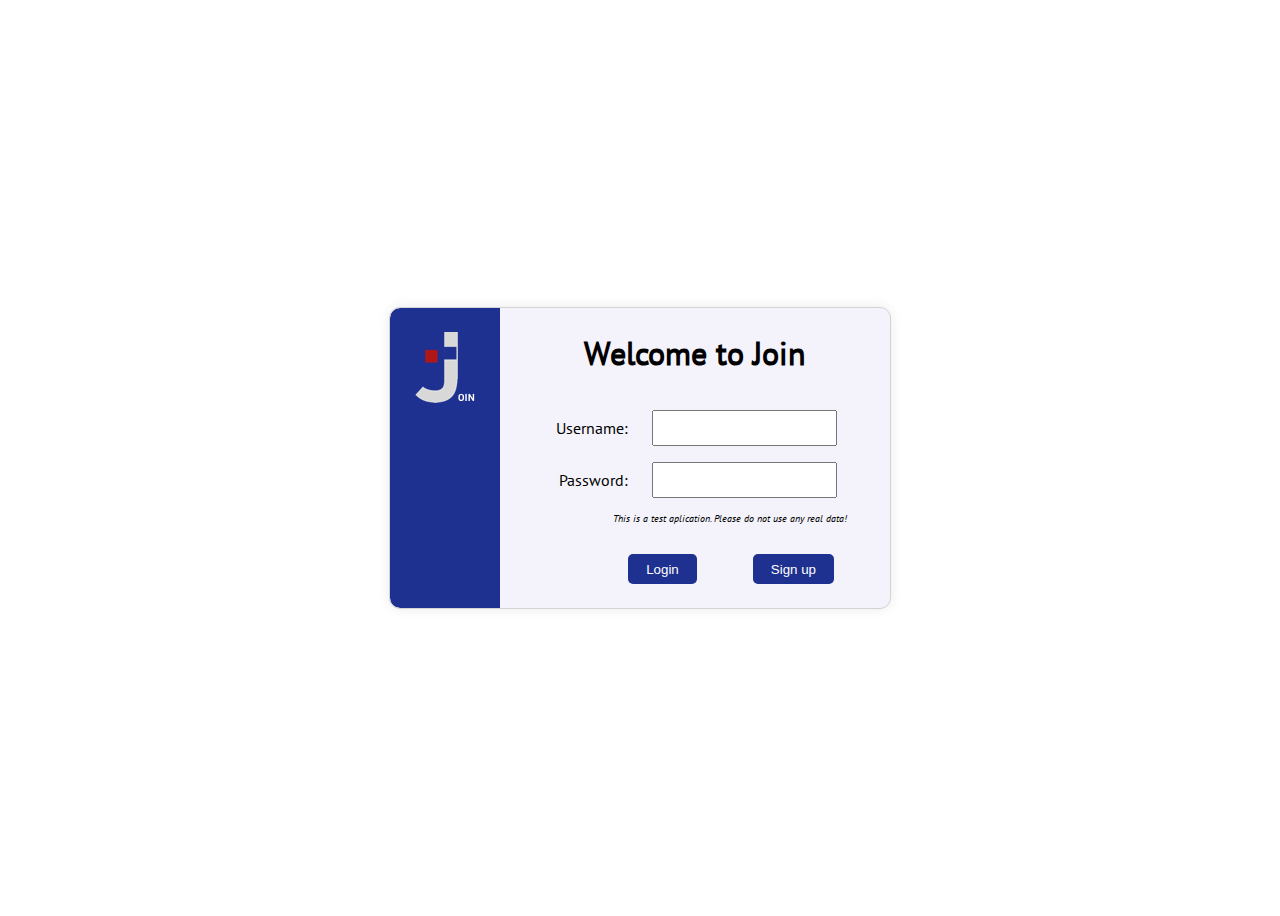
<file: index.html>
<!DOCTYPE html>
<html lang="en">
  <head>
    <meta charset="UTF-8" />
    <meta http-equiv="X-UA-Compatible" content="IE=edge" />
    <meta name="viewport" content="width=device-width, initial-scale=1.0" />
    <title>Welcome to Join</title>

    <script src="scripts/mini_backend.js"></script>
    <script src="scripts/script.js"></script>
    <script src="scripts/welcome.js"></script>

    <link rel="stylesheet" href="./styles/style.css" />
    <link rel="stylesheet" href="./styles/welcome.css" />
    <link
      href="https://cdn.jsdelivr.net/npm/bootstrap@5.2.0-beta1/dist/css/bootstrap.min.css"
      rel="stylesheet"
      integrity="sha384-0evHe/X+R7YkIZDRvuzKMRqM+OrBnVFBL6DOitfPri4tjfHxaWutUpFmBp4vmVor"
      crossorigin="anonymous"
    />

    <link rel="icon" href="img/logo.ico" type="image/x-icon" />
  </head>

  <body onload="initLogin()">
    <div class="welcome-card">
      <div class="welcome-card-left-container">
        <img src="img/joinlogo.png" alt="" />
      </div>
      <div class="welcome-card-right-container">
        <h1>Welcome to Join</h1>
        <div class="user-container">
          <div class="width75">Username:</div>
          <input required type="text" id="user-name" />
        </div>
        <div class="password-container">
          <div class="width75">Password:</div>
          <input
            required
            type="password"
            id="user-password"
            onkeyup="enter()"
          />
        </div>
        <div class="hint-container">
          <span
            >This is a test aplication. Please do not use any real data!</span
          >
        </div>
        <span id="wrong-login-data-container" class="opacity-zero"
          >insert wrong username or password</span
        >
        <div class="button-container">
          <button type="button" onclick="login()" id="login">Login</button>
          <button type="button" onclick="signUp()" id="signUp">Sign up</button>
        </div>
      </div>
    </div>
  </body>
</html>
</file>
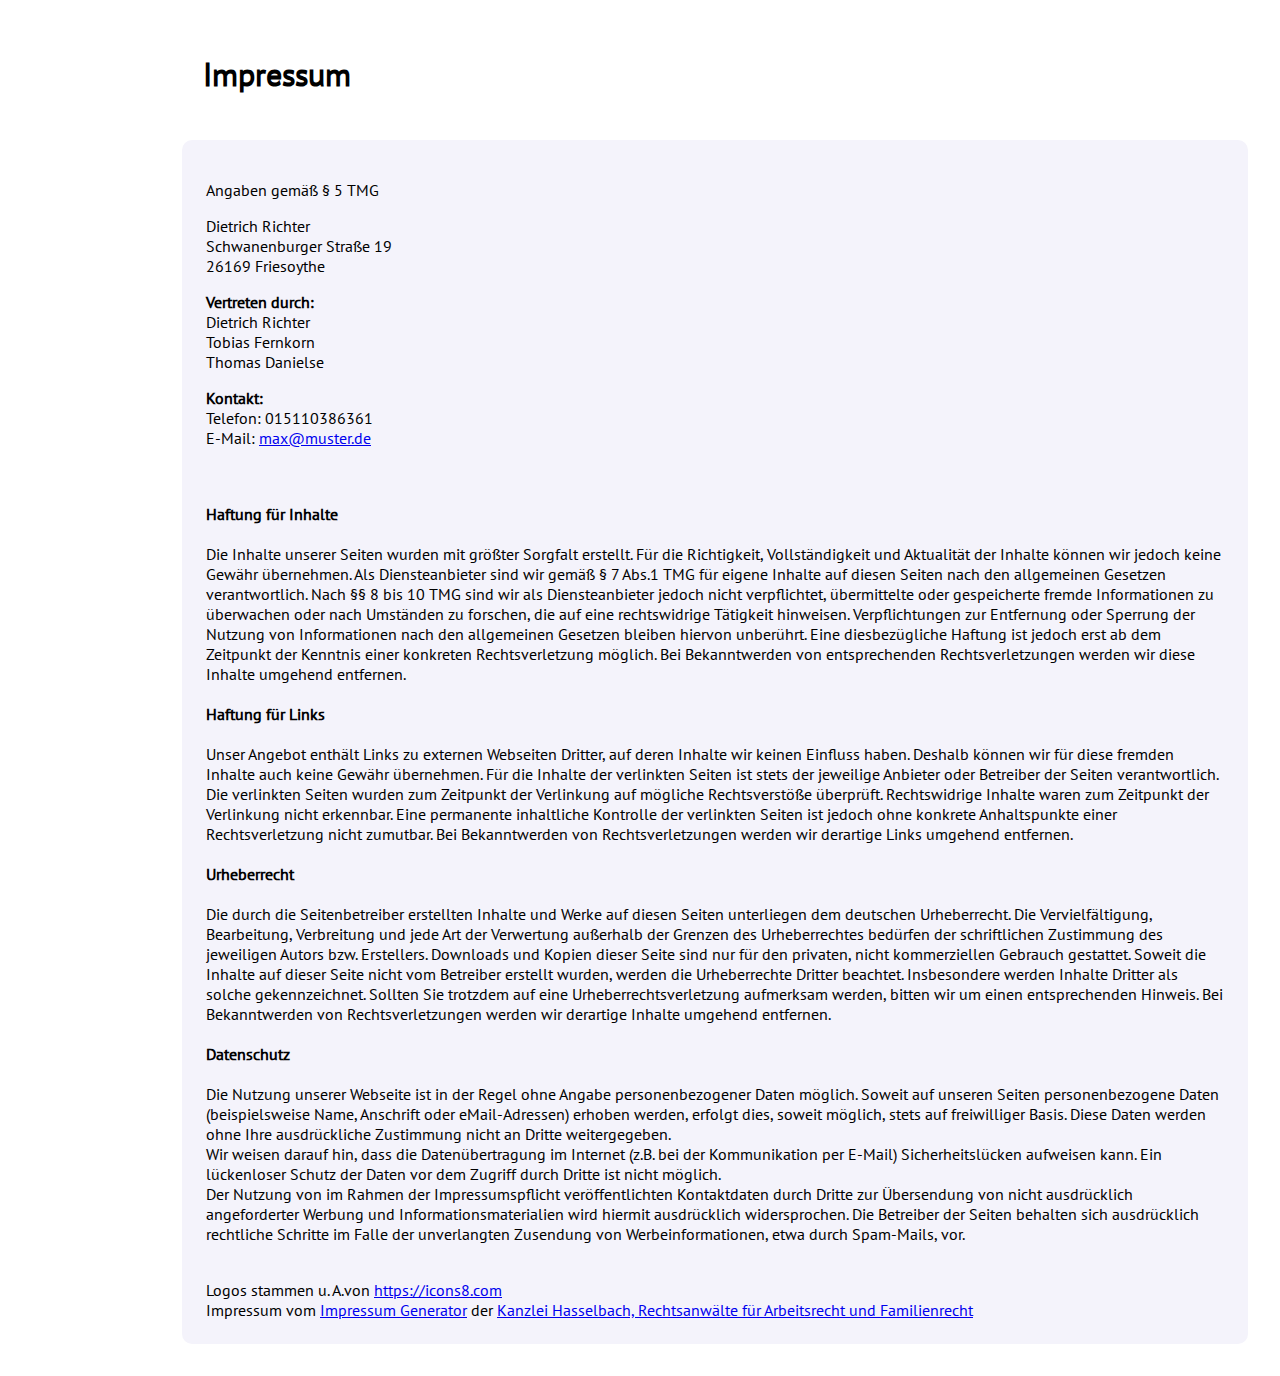
<file: about.html>
<!DOCTYPE html>
<html lang="en">

<head>
    <meta charset="UTF-8">
    <meta http-equiv="X-UA-Compatible" content="IE=edge">
    <meta name="viewport" content="width=device-width, initial-scale=1.0">
    <title>Document</title>

    <script src="scripts/script.js"></script>
    <link rel="stylesheet" href="./styles/style.css">
    <link rel="stylesheet" href="./styles/about_help.css">
    <link href="https://cdn.jsdelivr.net/npm/bootstrap@5.2.0-beta1/dist/css/bootstrap.min.css" rel="stylesheet"
        integrity="sha384-0evHe/X+R7YkIZDRvuzKMRqM+OrBnVFBL6DOitfPri4tjfHxaWutUpFmBp4vmVor" crossorigin="anonymous">

    <link rel="icon" href="img/logo.ico" type="image/x-icon">
</head>

<body onload="init()">
    <div class="main-container" id="mainContainer">
        <div w3-include-html="./templates/navbar.html"></div>

        <div class="about-help-container">
            <div class="headline-container">
                <h1>Impressum</h1>
            </div>

            <div class='impressum'>

                <p>Angaben gemäß § 5 TMG</p>
                <p>Dietrich Richter <br>
                    Schwanenburger Straße 19<br>
                    26169 Friesoythe <br>
                </p>
                <p> <strong>Vertreten durch: </strong><br>
                    Dietrich Richter<br>
                    Tobias Fernkorn<br>
                    Thomas Danielse<br>
                </p>
                <p><strong>Kontakt:</strong> <br>
                    Telefon: 015110386361<br>
                    E-Mail: <a href='mailto:dietrichrichter@gmx.de'>max@muster.de</a></br></p>
                </p>
                <br><br><strong>Haftung für Inhalte</strong><br><br>
                Die Inhalte unserer Seiten wurden mit größter Sorgfalt erstellt. Für die Richtigkeit,
                Vollständigkeit und Aktualität der Inhalte können wir jedoch keine Gewähr übernehmen. Als
                Diensteanbieter sind wir gemäß § 7 Abs.1 TMG für eigene Inhalte auf diesen Seiten nach den
                allgemeinen Gesetzen verantwortlich. Nach §§ 8 bis 10 TMG sind wir als Diensteanbieter jedoch nicht
                verpflichtet, übermittelte oder gespeicherte fremde Informationen zu überwachen oder nach Umständen
                zu forschen, die auf eine rechtswidrige Tätigkeit hinweisen. Verpflichtungen zur Entfernung oder
                Sperrung der Nutzung von Informationen nach den allgemeinen Gesetzen bleiben hiervon unberührt. Eine
                diesbezügliche Haftung ist jedoch erst ab dem Zeitpunkt der Kenntnis einer konkreten
                Rechtsverletzung möglich. Bei Bekanntwerden von entsprechenden Rechtsverletzungen werden wir diese
                Inhalte umgehend entfernen.<br><br><strong>Haftung für Links</strong><br><br>
                Unser Angebot enthält Links zu externen Webseiten Dritter, auf deren Inhalte wir keinen Einfluss
                haben. Deshalb können wir für diese fremden Inhalte auch keine Gewähr übernehmen. Für die Inhalte
                der verlinkten Seiten ist stets der jeweilige Anbieter oder Betreiber der Seiten verantwortlich. Die
                verlinkten Seiten wurden zum Zeitpunkt der Verlinkung auf mögliche Rechtsverstöße überprüft.
                Rechtswidrige Inhalte waren zum Zeitpunkt der Verlinkung nicht erkennbar. Eine permanente
                inhaltliche Kontrolle der verlinkten Seiten ist jedoch ohne konkrete Anhaltspunkte einer
                Rechtsverletzung nicht zumutbar. Bei Bekanntwerden von Rechtsverletzungen werden wir derartige Links
                umgehend entfernen.<br><br><strong>Urheberrecht</strong><br><br>
                Die durch die Seitenbetreiber erstellten Inhalte und Werke auf diesen Seiten unterliegen dem
                deutschen Urheberrecht. Die Vervielfältigung, Bearbeitung, Verbreitung und jede Art der Verwertung
                außerhalb der Grenzen des Urheberrechtes bedürfen der schriftlichen Zustimmung des jeweiligen Autors
                bzw. Erstellers. Downloads und Kopien dieser Seite sind nur für den privaten, nicht kommerziellen
                Gebrauch gestattet. Soweit die Inhalte auf dieser Seite nicht vom Betreiber erstellt wurden, werden
                die Urheberrechte Dritter beachtet. Insbesondere werden Inhalte Dritter als solche gekennzeichnet.
                Sollten Sie trotzdem auf eine Urheberrechtsverletzung aufmerksam werden, bitten wir um einen
                entsprechenden Hinweis. Bei Bekanntwerden von Rechtsverletzungen werden wir derartige Inhalte
                umgehend entfernen.<br><br><strong>Datenschutz</strong><br><br>
                Die Nutzung unserer Webseite ist in der Regel ohne Angabe personenbezogener Daten möglich. Soweit
                auf unseren Seiten personenbezogene Daten (beispielsweise Name, Anschrift oder eMail-Adressen)
                erhoben werden, erfolgt dies, soweit möglich, stets auf freiwilliger Basis. Diese Daten werden ohne
                Ihre ausdrückliche Zustimmung nicht an Dritte weitergegeben. <br>
                Wir weisen darauf hin, dass die Datenübertragung im Internet (z.B. bei der Kommunikation per E-Mail)
                Sicherheitslücken aufweisen kann. Ein lückenloser Schutz der Daten vor dem Zugriff durch Dritte ist
                nicht möglich. <br>
                Der Nutzung von im Rahmen der Impressumspflicht veröffentlichten Kontaktdaten durch Dritte zur
                Übersendung von nicht ausdrücklich angeforderter Werbung und Informationsmaterialien wird hiermit
                ausdrücklich widersprochen. Die Betreiber der Seiten behalten sich ausdrücklich rechtliche Schritte
                im Falle der unverlangten Zusendung von Werbeinformationen, etwa durch Spam-Mails, vor.<br>
                </p><br>
                Logos stammen u. A.von <a href="https://icons8.com">https://icons8.com</a> <br>
                Impressum vom <a href="https://www.impressum-generator.de">Impressum Generator</a> der <a
                    href="https://www.kanzlei-hasselbach.de/">Kanzlei Hasselbach, Rechtsanwälte für Arbeitsrecht und
                    Familienrecht</a>
            </div>


        </div>
        <script src="./scripts/includeHTML.js"></script>

</body>

</html>
</file>
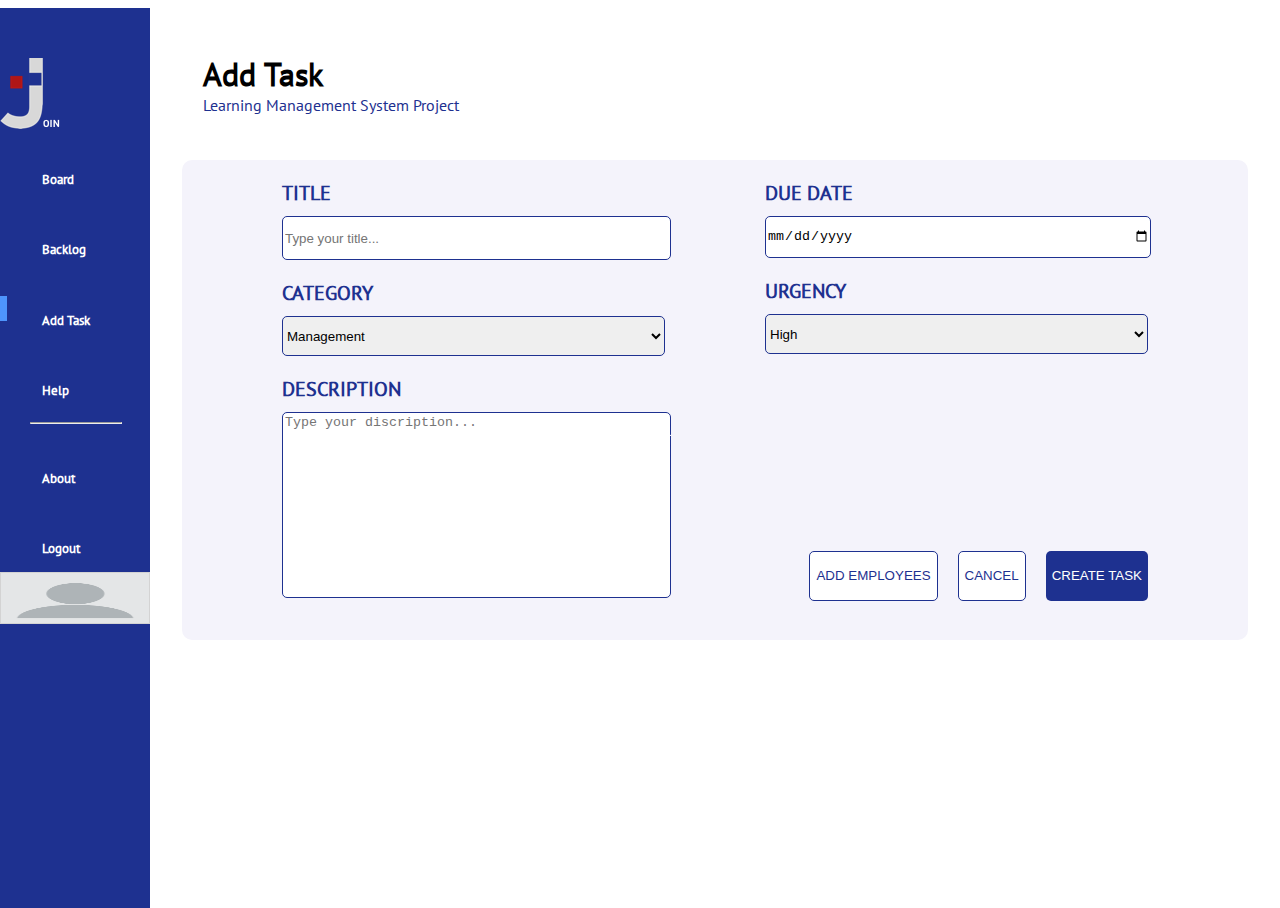
<file: addTask.html>
<!DOCTYPE html>
<html lang="en">

<head>
    <meta charset="UTF-8">
    <meta http-equiv="X-UA-Compatible" content="IE=edge">
    <meta name="viewport" content="width=device-width, initial-scale=1.0">
    <title>Add Task</title>

    <script src="scripts/mini_backend.js"></script>
    <script src="scripts/script.js"></script>
    <script src="scripts/addTask.js"></script>
    <script src="scripts/board.js"></script>
    <link rel="stylesheet" href="./styles/style.css">
    <link rel="stylesheet" href="./styles/addTask.css">
    <link rel="stylesheet" href="./styles/backlog.css">
    <link href="https://cdn.jsdelivr.net/npm/bootstrap@5.2.0-beta1/dist/css/bootstrap.min.css" rel="stylesheet"
        integrity="sha384-0evHe/X+R7YkIZDRvuzKMRqM+OrBnVFBL6DOitfPri4tjfHxaWutUpFmBp4vmVor" crossorigin="anonymous">

    <link rel="icon" href="img/logo.ico" type="image/x-icon">
</head>

<body onload="initNewTask()">
    <div class="main-container" id="mainContainer">
        <div w3-include-html="./templates/navbar.html"></div>
        <div class="backlog-container">
            <div class="headline-container">
                <h1>Add Task</h1>
                <span class="join-phrase">Learning Management System Project</span>
            </div>
            <form class="add-task-main-container" onsubmit="event.preventDefault(), createNewTask()">
                <div class="add-task-container-bg">
                    <div class="add-task-container-left">
                        <div class="input-field-headline width-responsive">TITLE</div>
                        <div class="width-responsive"><input id="input-field-title" class="input-fields"
                                placeholder="Type your title..." type="text" required></div>
                        <div class="input-field-headline width-responsive">CATEGORY</div>
                        <div class="width-responsive">
                            <select class="input-fields" id="input-field-category">
                                <option>Management</option>
                                <option>Software Development</option>
                                <option>UX/UI Desing</option>
                                <option>Human Resources</option>
                            </select>
                        </div>
                        <div class="input-field-headline width-responsive">DESCRIPTION</div>
                        <div class="width-responsive">
                            <textarea id="input-field-description" required class="input-field-discription"
                                placeholder="Type your discription..."></textarea>
                        </div>
                    </div>
                    <div class="add-task-container-right">
                        <div class="input-field-headline width-responsive">DUE DATE</div>
                        <div class="width-responsive"><input id="input-field-date" class="input-fields" required
                                type="date">
                        </div>
                        <div class="input-field-headline width-responsive">URGENCY</div>
                        <div class="width-responsive">
                            <select class="input-fields" id="input-field-urgency">
                                <option>High</option>
                                <option>Intermediate</option>
                                <option>Low</option>
                            </select>
                        </div>
                        <div id="user-icon"></div>
                        <div class="buttons width-responsive">
                            <button onclick="openUsersCard()" class="button-add" id="add-user-button" type="button">ADD EMPLOYEES</button>
                            <button onclick="clearInputFields()" class="button-cancel" type="reset">CANCEL</button>
                            <button class="button-create-task" id="create-task" type="submit">CREATE TASK</button>
                        </div>
                    </div>
                </div>
            </form>
        </div>
        <div id="card-details-container" class="secondary fade-out d-none" onclick="closeCardDetails()"></div>
        <div class="d-none" id="loading-container">
          <div class="lds-ring"><div></div><div></div><div></div><div></div></div>  
        </div>
    </div>
    <script src="./scripts/includeHTML.js"></script>
</body>

</html>
</file>
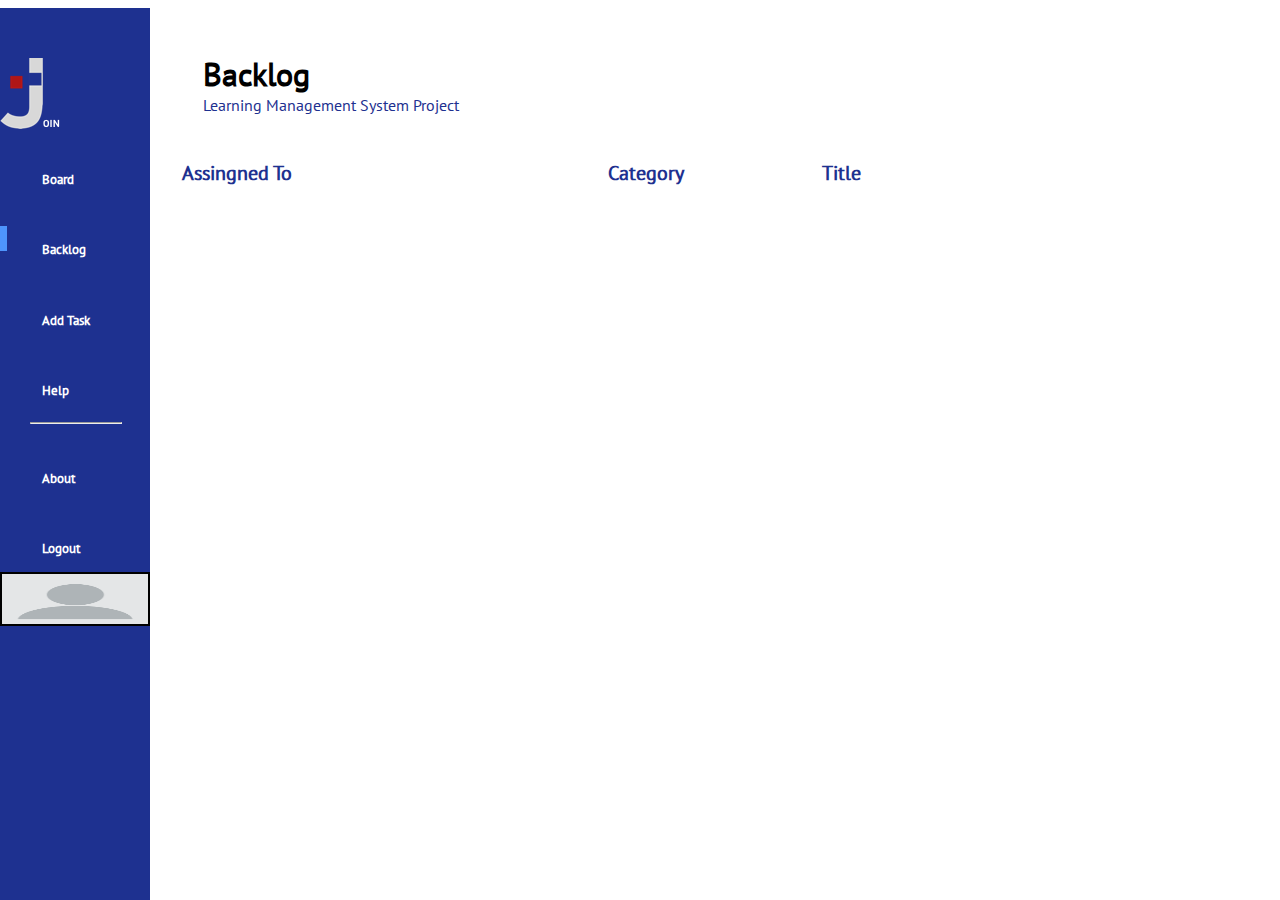
<file: backlog.html>
<!DOCTYPE html>
<html lang="en">

<head>
    <meta charset="UTF-8">
    <meta http-equiv="X-UA-Compatible" content="IE=edge">
    <meta name="viewport" content="width=device-width, initial-scale=1.0">
    <title>Backlog</title>

    <script src="scripts/mini_backend.js"></script>
    <script src="scripts/script.js"></script>
    <script src="scripts/board.js"></script>
    <script src="scripts/backlog.js"></script>
    <link rel="stylesheet" href="./styles/style.css">
    <link rel="stylesheet" href="./styles/backlog.css">
    <link href="https://cdn.jsdelivr.net/npm/bootstrap@5.2.0-beta1/dist/css/bootstrap.min.css" rel="stylesheet"
        integrity="sha384-0evHe/X+R7YkIZDRvuzKMRqM+OrBnVFBL6DOitfPri4tjfHxaWutUpFmBp4vmVor" crossorigin="anonymous">

    <link rel="icon" href="img/logo.ico" type="image/x-icon">
</head>

<body onload="initBacklog()">
    <div class="main-container" id="mainContainer">
        <div w3-include-html="./templates/navbar.html"></div>
        <div class="backlog-container">
            <div class="headline-container">
                <h1>Backlog</h1>
                <span class="join-phrase">Learning Management System Project</span>
            </div>
            <div class="backlog-content-container">
                <div class="backlog-head">
                    <div>Assingned To</div>
                    <div>Category</div>
                    <div>Title</div>
                </div>
                <div id="backlog-cards">
                </div>
                <div id="card-details-container" class="d-none fade-out" onclick="closeCardDetails()">
                </div>
            </div>
        </div>
    </div>
    <script src="./scripts/includeHTML.js"></script>
</body>

</html>
</file>
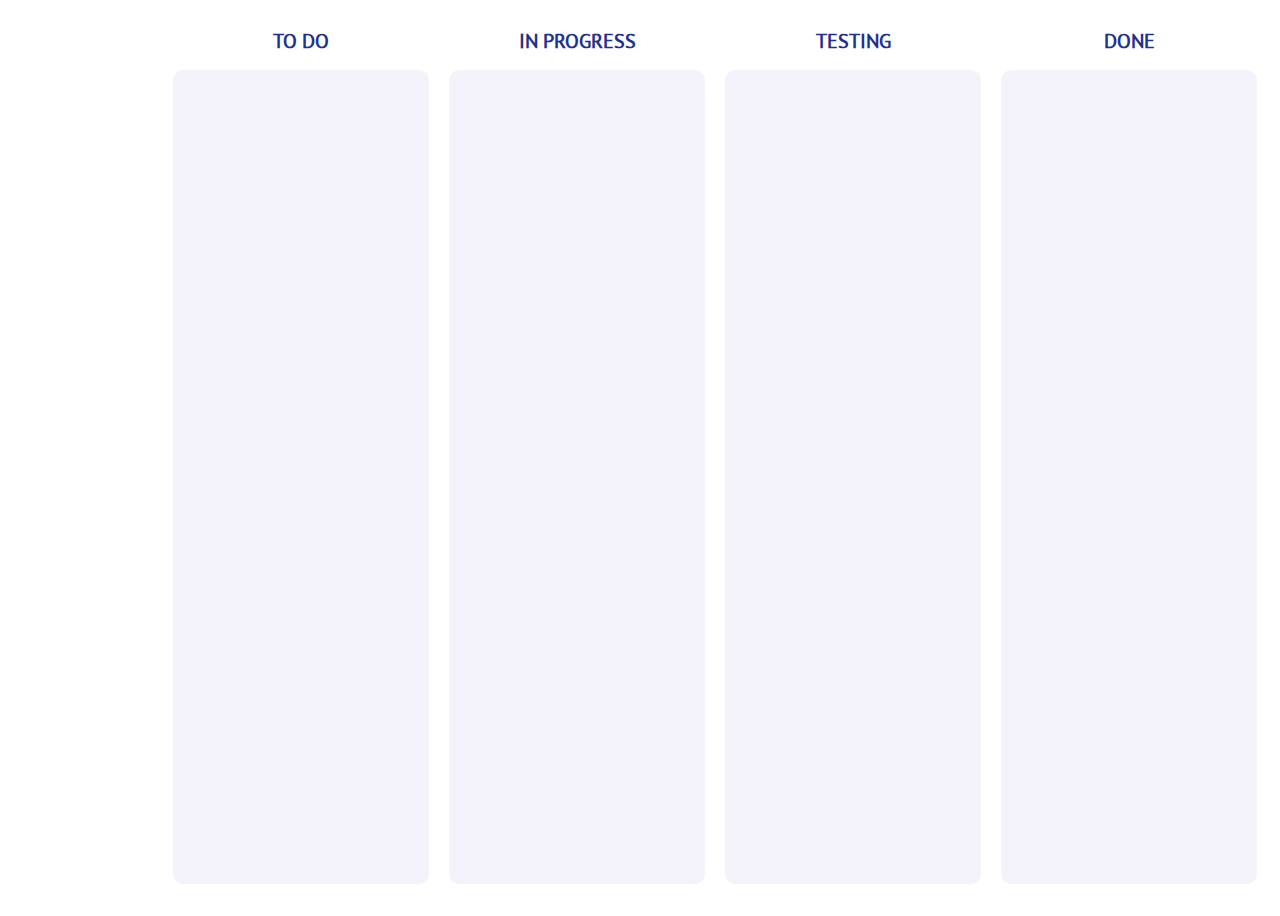
<file: board.html>
<!DOCTYPE html>
<html lang="en">
  <head>
    <meta charset="UTF-8" />
    <meta http-equiv="X-UA-Compatible" content="IE=edge" />
    <meta name="viewport" content="width=device-width, initial-scale=1.0" />
    <meta http-equiv="refresh" />
    <title>Board</title>
    <script src="scripts/mini_backend.js"></script>
    <script src="scripts/script.js"></script>
    <script src="scripts/board.js"></script>
    <script src="scripts/addTask.js"></script>

    <link rel="stylesheet" href="./styles/style.css" />
    <link rel="stylesheet" href="./styles/board.css" />
    <link
      href="https://cdn.jsdelivr.net/npm/bootstrap@5.2.0-beta1/dist/css/bootstrap.min.css"
      rel="stylesheet"
      integrity="sha384-0evHe/X+R7YkIZDRvuzKMRqM+OrBnVFBL6DOitfPri4tjfHxaWutUpFmBp4vmVor"
      crossorigin="anonymous"
    />

    <link rel="icon" href="img/logo.ico" type="image/x-icon" />
  </head>

  <body onload="initBoard()">
    <div class="main-container" id="mainContainer">
      <div w3-include-html="./templates/navbar.html"></div>
      <div class="tasks-main-container">
        <div class="tasks-left-container">
          <div class="tasks-container">
            <div class="tasks-headline-container">TO DO</div>
            <div
              class="tasks-list-container"
              id="todo-list"
              ondrop="moveTo('todo')"
              ondragover="allowDrop(event); getId(this)"
            ></div>
          </div>
          <div class="tasks-container">
            <div class="tasks-headline-container">IN PROGRESS</div>
            <div
              class="tasks-list-container"
              id="in-progress-list"
              ondrop="moveTo('in-progress')"
              ondragover="allowDrop(event); getId(this)"
            ></div>
          </div>
        </div>
        <div class="tasks-right-container">
          <div class="tasks-container">
            <div class="tasks-headline-container">TESTING</div>
            <div
              class="tasks-list-container"
              id="testing-list"
              ondrop="moveTo('testing')"
              ondragover="allowDrop(event); getId(this)"
            ></div>
          </div>
          <div class="tasks-container">
            <div class="tasks-headline-container">DONE</div>
            <div
              class="tasks-list-container"
              id="done-list"
              ondrop="moveTo('done')"
              ondragover="allowDrop(event); getId(this)"
            ></div>
          </div>
        </div>
      </div>
      <div
        id="card-details-container"
        class="d-none fade-out primary"
        onclick="closeCardDetails()"
      ></div>
    </div>
    <script src="./scripts/includeHTML.js"></script>
  </body>
</html>
</file>
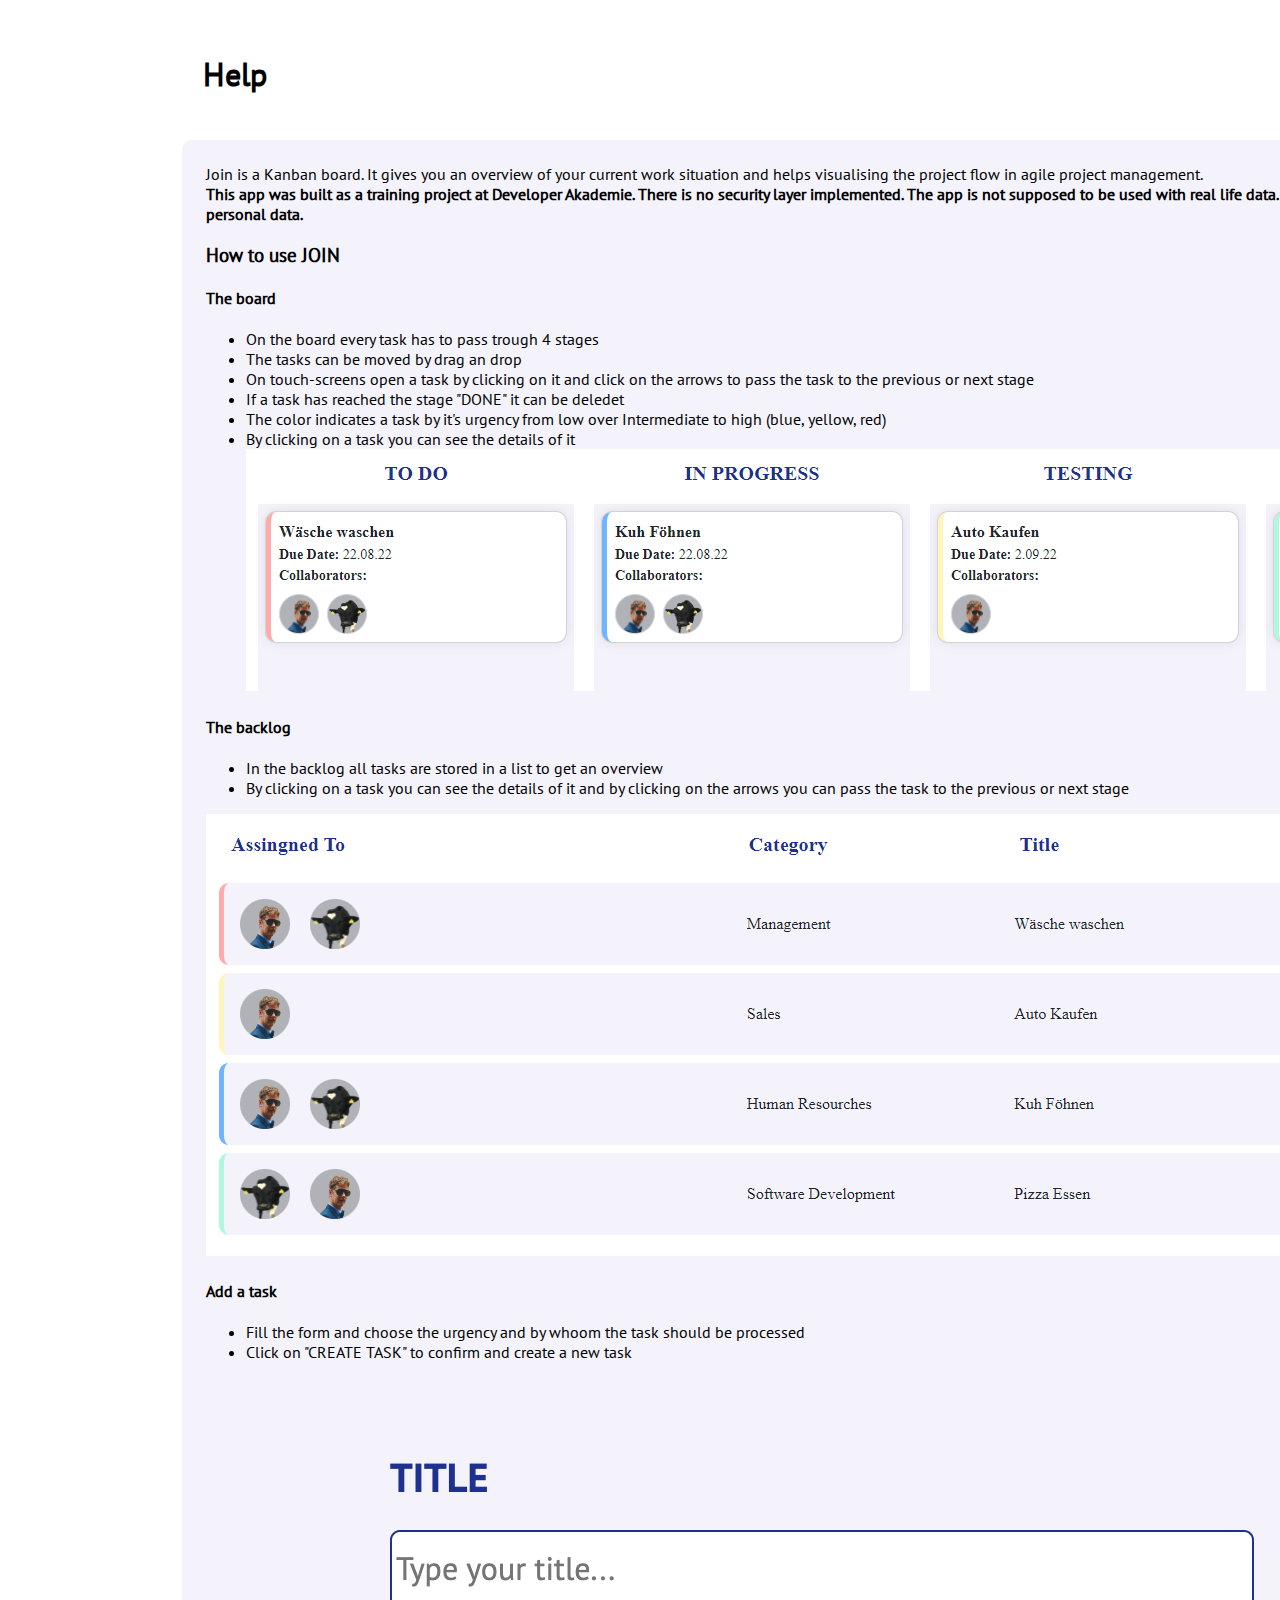
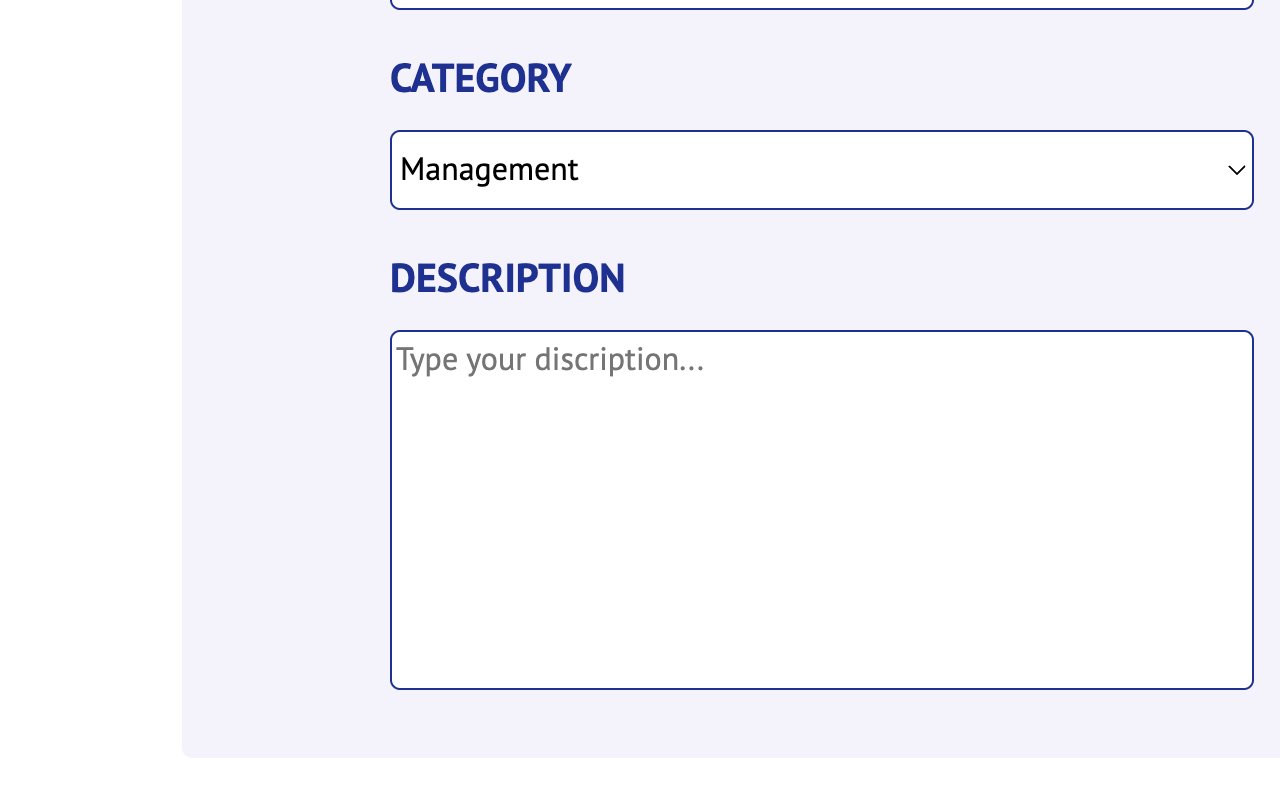
<file: help.html>
<!DOCTYPE html>
<html lang="en">

<head>
    <meta charset="UTF-8">
    <meta http-equiv="X-UA-Compatible" content="IE=edge">
    <meta name="viewport" content="width=device-width, initial-scale=1.0">
    <title>Document</title>

    <script src="scripts/script.js"></script>
    <link rel="stylesheet" href="./styles/style.css">
    <link rel="stylesheet" href="./styles/about_help.css">
    <link href="https://cdn.jsdelivr.net/npm/bootstrap@5.2.0-beta1/dist/css/bootstrap.min.css" rel="stylesheet"
        integrity="sha384-0evHe/X+R7YkIZDRvuzKMRqM+OrBnVFBL6DOitfPri4tjfHxaWutUpFmBp4vmVor" crossorigin="anonymous">

    <link rel="icon" href="img/logo.ico" type="image/x-icon">

</head>

<body onload="init()">

    <div class="main-container" id="mainContainer">
        <div w3-include-html="./templates/navbar.html"></div>

        <div class="about-help-container">
            <div class="headline-container">
                <h1>Help</h1>
            </div>

            <div class='impressum'>
                <div class="note">
                    <span>Join is a Kanban board. It gives you an overview of your current work situation and helps
                        visualising the project flow in agile project management.</span> <br>

                    <span><strong>This app was built as a training project at Developer Akademie. There is no security
                            layer
                            implemented. The app is not supposed to be used with real life data. Do not enter personal
                            data.</strong>
                    </span>
                </div>
                <h3>How to use JOIN</h3>
                <h4>The board</h4>
                <ul>
                    <li>On the board every task has to pass trough 4 stages</li>
                    <li>The tasks can be moved by drag an drop</li>
                    <li>On touch-screens open a task by clicking on it and click on the arrows to pass the task to the
                        previous or next stage</li>
                    <li>If a task has reached the stage "DONE" it can be deledet</li>
                    <li>The color indicates a task by it's urgency from low over Intermediate to high (blue, yellow,
                        red)</li>
                    <li>By clicking on a task you can see the details of it</li>
                    <img src="img/htu_board.PNG" alt="" class="help-img">
                </ul>
                <h4>The backlog</h4>
                <ul>
                    <li>In the backlog all tasks are stored in a list to get an overview</li>
                    <li>By clicking on a task you can see the details of it and by clicking on the arrows you can pass
                        the task to the previous or next stage</li>
                </ul>
                <img src="img/htu_backlog.PNG" alt="" class="help-img">
                <h4>Add a task</h4>
                <ul>
                    <li>Fill the form and choose the urgency and by whoom the task should be processed</li>
                    <li>Click on "CREATE TASK" to confirm and create a new task</li>
                </ul>
                <img src="img/htu_addtask.PNG" alt="" class="help-img">
            </div>
        </div>


        <script src="./scripts/includeHTML.js"></script>

</body>

</html>
</file>
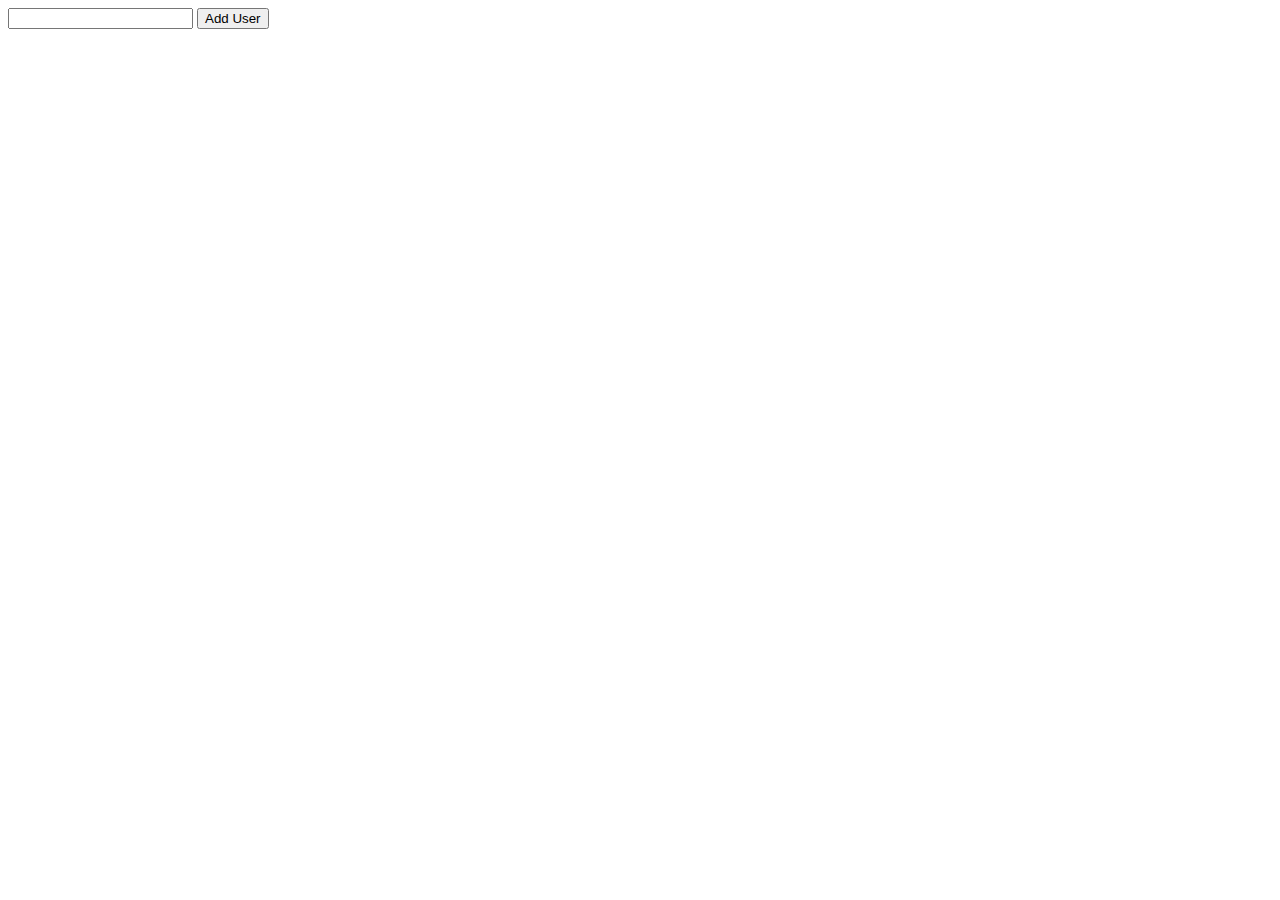
<file: smallest_backend_ever/example.html>
<!DOCTYPE html>
<html lang="en">

<head>
    <meta charset="UTF-8">
    <meta name="viewport" content="width=device-width, initial-scale=1.0">
    <title>Document</title>
    <script src="./mini_backend.js"></script>

    <script>
        let users = [];
        setURL('http://developerakademie.com/smallest_backend_ever');

        async function init() {
            await downloadFromServer();
            users = JSON.parse(backend.getItem('users')) || [];
        }


        function addUser() {
            users.push(username.value);
            backend.setItem('users', JSON.stringify(users));
        }
    </script>
</head>

<body onload="init()">
    <input type="text" id="username">
    <button onclick="addUser()">Add User</button>

</body>

</html>
</file>
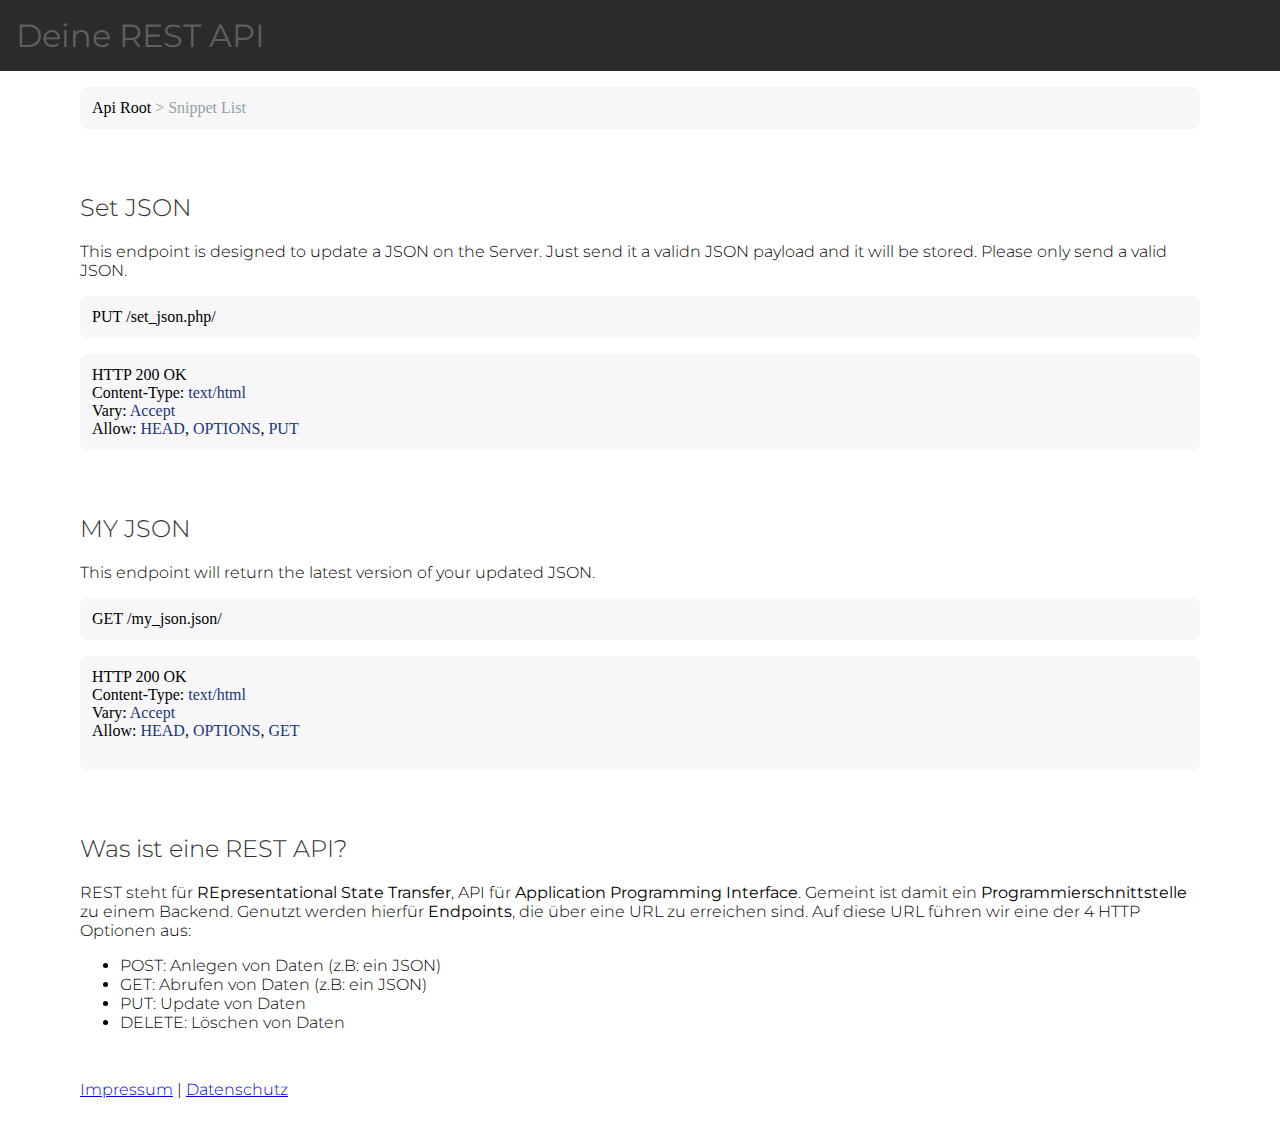
<file: smallest_backend_ever/legacy/docs.html>
<!DOCTYPE html>
<html lang="en">

<head>
    <meta charset="UTF-8">
    <meta name="viewport" content="width=device-width, initial-scale=1.0">
    <title>REST API Docs</title>
    <link href="https://fonts.googleapis.com/css2?family=Montserrat:wght@300;400;700&display=swap" rel="stylesheet">

    <style>
        body {
            margin: 0;
            font-family: 'Montserrat', sans-serif;
            font-weight: 300;
        }

        .content {
            padding-left: 80px;
            padding-right: 80px;
        }

        header {
            background-color: #2b2b2b;
            padding: 16px;
            color: #5f5f5f;
        }

        h1 {
            margin-top: 0;
            margin-bottom: 0;
            font-weight: 400;
        }

        h2 {
            margin-top: 64px;
            font-weight: 300;
            color: #333;
        }

        .code {
            margin-top: 16px;
            background-color: #F7F7F9;
            padding: 12px;
            border-radius: 8px;
            min-height: 10px;
            border-color: #E9E9EE;
            font-family: 'consolas' !important;
        }

        .highlight {
            color: #1e347b;
        }

        .gray {
            color: #93a1a1;
        }

        #explainBox {
            min-height: 50px;
            min-width: 200px;
            max-width: 400px;
            border: 1px solid #333;
            border-radius: 8px;
            padding: 8px;
            background-color: white;
            z-index: 999;
            position: absolute;
            transition: all 125ms ease-in-out;
            opacity: 0;
        }

        .legal {
            padding-top: 32px;
            ;
            padding-bottom: 32px;
            ;
        }
    </style>


    <script>
        function explain(title, element) {
            let x = element.getBoundingClientRect().x + 70;
            let y = window.pageYOffset + element.getBoundingClientRect().y - 20;
            explainBox.innerHTML = title;
            explainBox.style.top = y + 'px';
            explainBox.style.left = x + 'px';
            explainBox.style.opacity = 1;

            element.addEventListener("mouseout", hideExplainBox);
        }

        function hideExplainBox() {
            explainBox.style.opacity = 0;
        }
    </script>
</head>

<body>
    <header>
        <h1>Deine REST API</h1>
    </header>
    <div class="content">

        <div id="explainBox">
            Hallo das ist ein Text.
        </div>

        <div class="code" onmouseover="explain('Der Link zur den Endpoints. Api Root ist die URL des Servers.', this)">
            <b>Api Root</b> <span class="gray">> Snippet List</span>
        </div>

        <h2 onmouseover="explain('Der Titel der Funktion', this)">Set JSON</h2>
        <p onmouseover="explain('Hier wird die Funktion der REST API vom Backend-Programmierer beschrieben.', this)">
            This endpoint is designed to update a JSON on the Server. Just send it a validn JSON payload and it will be
            stored. Please only send a valid JSON.</p>

        <div class="code">
            <b
                onmouseover="explain('Die hier verwendete Methode ist PUT. Man kann das JSON also updaten. Mit POST würde man ein neues JSON erstellen, mit DELETE löschen und mit GET das JSON abrufen.', this)">PUT</b>
            <span
                onmouseover="explain('Das hier ist das Ende das Ende der UR, um die Funktion aufzurufen.', this)">/set_json.php/</span>
        </div>

        <div class="code">
            <b
                onmouseover="explain('Wenn alles funktioniert hat, wird der HTTP Status 200 zurückgegeben. 200 bedeutet, dass alles OK ist!', this)">HTTP
                200 OK</b><br>
            <b onmouseover="explain('Was für einen Content kannst du dem Server senden?!', this)">Content-Type:</b>
            <span class="highlight"
                onmouseover="explain('Der Server akzeptiert Text und HTML. Wir senden also ein JSON als Text (mit JSON.stringify)', this)">text/html</span><br>
            <b onmouseover="explain('Kann die Antwort vom Server variieren?', this)">Vary:</b> <span class="highlight"
                onmouseover="explain('Ja! Je nach Anfrage kommt ein unterschiedliches JSON vom Server zurück.', this)">Accept</span><br>
            <b onmouseover="explain('Was darf ich diesem Endpoint senden?', this)">Allow:</b>
            <span onmouseover="explain('Der HEAD ist beispielsweise eine Session-ID um dich zu identifizieren.',this)"
                class="highlight">HEAD</span>,
            <span class="highlight"
                onmouseover="explain('OPTIONS kann ignoriert werden. Hier kann man den Server fragen, welche Kommunikationswege der Server Erlaubt. Zum Beispiel HTTP 1.1. ', this)">
                OPTIONS</span>,
            <span class="highlight"
                onmouseover="explain('PUT ist die Methode, um ein JSON upzudaten.', this)">PUT</span><br>
        </div>



        <h2 onmouseover="explain('Überschrift der zweiten Funktion, welche die REST API bereitstellt.?', this)">MY JSON
        </h2>
        <p onmouseover="explain('Beschreibung der zweiten Funktion?', this)">This endpoint will return the latest
            version of your updated JSON.</p>

        <div class="code">
            <b onmouseover="explain('Die HTTP Metode ist GET. Also wird hier ein JSON File abgerufen.', this)">GET</b>
            <span onmouseover="explain('Die URL des Endpoints.', this)">/my_json.json/</span>
        </div>

        <div class="code">
            <b onmouseover="explain('Wenn Status 200 zurückgegeben wird, ist alles OK.', this)">HTTP 200 OK</b><br>
            <b onmouseover="explain('Welchen Content-Type akzeptiert der Server?', this)">Content-Type:</b> <span
                class="highlight"
                onmouseover="explain('Der Server akzeptiert Text oder HTML (Wir senden Text)', this)">text/html</span><br>
            <b onmouseover="explain('Kann die Antwort vom Server variieren?', this)">Vary:</b> <span class="highlight"
                onmouseover="explain('Ja! Je nach Anfrage kommt ein unterschiedliches JSON vom Server zurück.', this)">Accept</span><br>
            <b onmouseover="explain('Was darf ich diesem Endpoint senden?', this)">Allow:</b>
            <span onmouseover="explain('Der HEAD ist beispielsweise eine Session-ID um dich zu identifizieren.',this)"
                class="highlight">HEAD</span>,
            <span class="highlight"
                onmouseover="explain('OPTIONS kann ignoriert werden. Hier kann man den Server fragen, welche Kommunikationswege der Server Erlaubt. Zum Beispiel HTTP 1.1. ', this)">
                OPTIONS</span>,
            <span class="highlight"
                onmouseover="explain('GET ist die Methode, um ein JSON abzurufen.', this)">GET</span><br>
            <br>
        </div>



        <h2>Was ist eine REST API?</h2>
        <p>REST steht für <b>REpresentational State Transfer</b>, API für <b>Application Programming Interface</b>.
            Gemeint ist damit ein <b>Programmierschnittstelle</b> zu einem Backend. Genutzt werden hierfür
            <b>Endpoints</b>, die über eine URL zu erreichen sind. Auf diese URL führen wir eine der 4 HTTP Optionen
            aus:
        <ul>
            <li>POST: Anlegen von Daten (z.B: ein JSON)</li>
            <li>GET: Abrufen von Daten (z.B: ein JSON)</li>
            <li>PUT: Update von Daten</li>
            <li>DELETE: Löschen von Daten</li>
        </ul>
        </p>

        <div class="legal">
            <a href="https://developerakademie.com/impressum.html">Impressum</a> |
            <a href="https://developerakademie.com/datenschutz.html">Datenschutz</a>
        </div>

    </div>
</body>

</html>
</file>
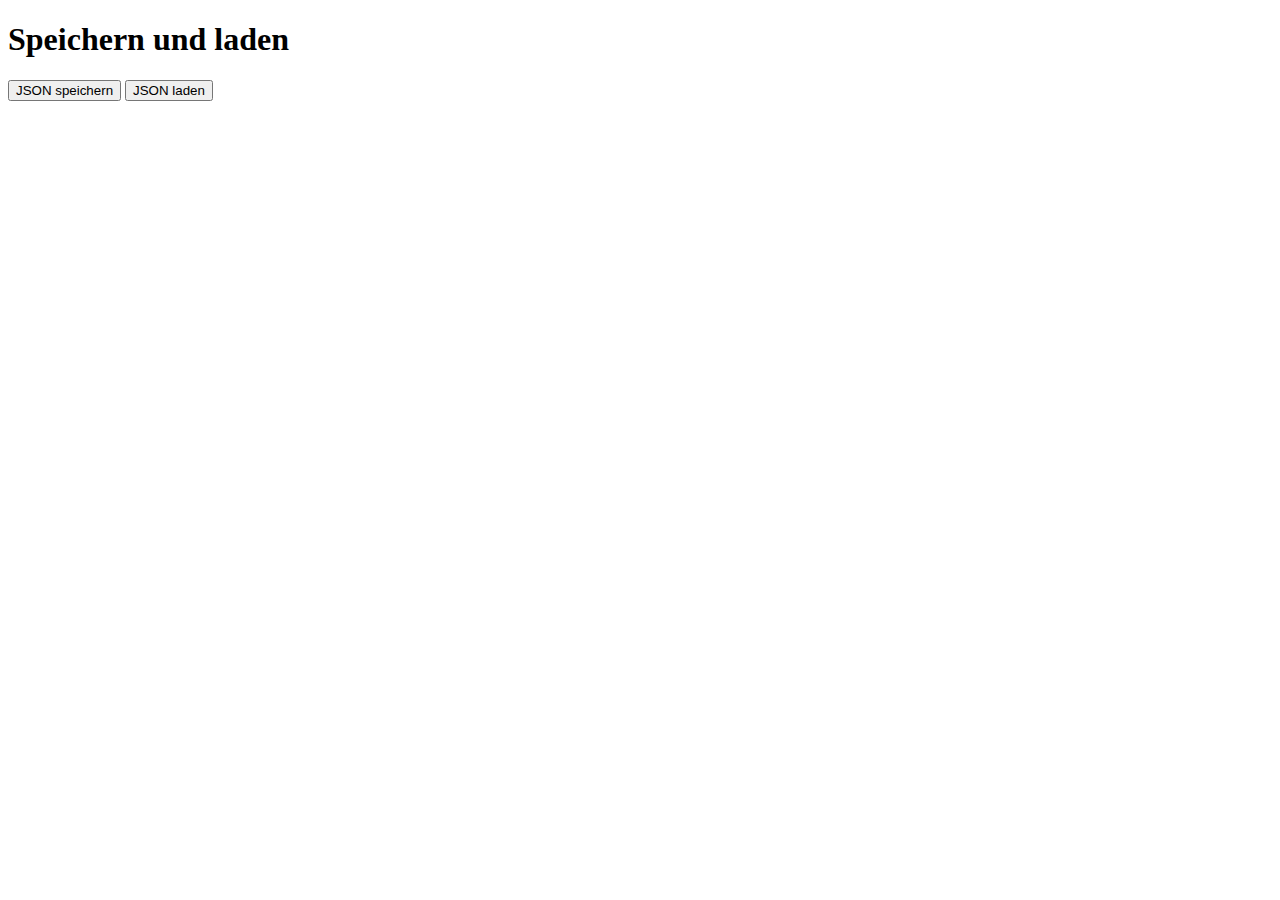
<file: smallest_backend_ever/legacy/test_request.html>
<!DOCTYPE html>
<html>

<head>
    <meta charset='utf-8'>
    <meta http-equiv='X-UA-Compatible' content='IE=edge'>
    <title>Simple JSON POST request</title>
    <meta name='viewport' content='width=device-width, initial-scale=1'>
</head>

<body>

    <h1 id="result">Speichern und laden</h1>

    <button onclick="save()">JSON speichern</button>
    <button onclick="load()">JSON laden</button>

    <script>
        const BASE_SERVER_URL = 'http://students.developerakademie.com/json_to_server/'; // Place of the backend
        let myJSON = [{
            "Name": "Claudia"
        }, {
            "Name": "Hans"
        }];


        /**
         * Saves myJSON to server
         */
        function save() {
            updateStatus('Speichern ...');
            saveJSONToServer(myJSON)
                .then(function () {
                    updateStatus('Speichern erfolgreich!');
                })
                .catch(function (error) {
                    updateStatus('Fehler beim Speichern');
                    console.error('error', error);
                });
        }


        /**
         * Loads myJSON from Server
         */
        function load() {
            updateStatus('Laden ...');
            loadJSONFromServer()
                .then(function (result) {
                    console.log(result);
                    myJSON = JSON.parse(result);
                    updateStatus('Laden erfolgreich!');
                })
                .catch(function (error) {
                    updateStatus('Fehler beim Laden');
                    console.error('error', error);
                });
        }



        /**
         * Saves a JSON or JSON Array to the Server
         * payload {JSON | Array} - The payload you want to store
         */
        function saveJSONToServer(payload) {
            return new Promise(function (resolve, reject) {
                let xhttp = new XMLHttpRequest();
                let proxy = determineProxySettings();
                let serverURL = proxy + BASE_SERVER_URL + 'save_json.php';
                xhttp.open('POST', serverURL);

                xhttp.onreadystatechange = function (oEvent) {
                    if (xhttp.readyState === 4) {
                        if (xhttp.status >= 200 && xhttp.status <= 399) {
                            resolve(xhttp.responseText);
                        } else {
                            reject(xhttp.statusText);
                        }
                    }
                };

                xhttp.setRequestHeader("Content-Type", "application/json;charset=UTF-8");
                xhttp.send(JSON.stringify(payload));

            });
        }



        /**
         * Loads a JSON or JSON Array to the Server
         * payload {JSON | Array} - The payload you want to store
         */
        function loadJSONFromServer() {
            return new Promise(function (resolve, reject) {
                let xhttp = new XMLHttpRequest();
                let proxy = determineProxySettings();
                let serverURL = proxy + BASE_SERVER_URL + 'my_json.json';
                xhttp.open('GET', serverURL);

                xhttp.onreadystatechange = function (oEvent) {
                    if (xhttp.readyState === 4) {
                        if (xhttp.status >= 200 && xhttp.status <= 399) {
                            resolve(xhttp.responseText);
                        } else {
                            reject(xhttp.statusText);
                        }
                    }
                };

                xhttp.setRequestHeader("Content-Type", "application/json;charset=UTF-8");
                xhttp.send();

            });
        }

        function updateStatus(status) {
            result.innerHTML = status;
        }
        
        function determineProxySettings() {
            if (window.location.href.indexOf('.developerakademie.com') > -1) {
                return '';
            } else {
                return 'https://cors-anywhere.herokuapp.com/';
            }
        }
    </script>

</body>

</html>
</file>
<file: styles/style.css>
body {
    font-family: PT Sans, sans-serif !important;
}

.fade-out {
    opacity: 0 !important;
    transition: opacity 0.5s ease-in-out !important;
}

.urgent {
    border-left: 5px solid #FFABAB !important;
}

.medium {
    border-left: 5px solid #FFF5BA !important;
}

.low {
    border-left: 5px solid #6EB5FF !important;
}

.done {
    border-left: 5px solid #AFF8DB !important;
}

.main-container {
    display: flex;
}

.navbar {
    padding: 50px 0 !important;
    display: flex;
    flex-direction: column;
    width: 150px;
    height: 100vh;
    position: fixed !important;
    background-color: #1E3190;
    left: 0;
    transition: left 0.5s ease-in-out;
}

.navbar-hr {
    width: 90px;
    margin-left: 30px;
}

.profil-img {
    height: 50px;
    border: solid 2px;
}

.single-nav-item {
    display: flex;
    flex-direction: row;
    justify-content: flex-start;
    align-items: center;
    width: 150px;
}

.single-nav-item a {
    color: white;
    text-decoration: none;
    cursor: pointer;
    margin: 15px 0;
    padding-left: 35px;
}

.nav-items h5:hover {
    color: #4e95fd;
}

.slected-nav-item {
    width: 7px;
    height: 25px;
}

.nav-link h5 {
    margin-bottom: 0 !important;
}

/* mobile nav */
.mobile-nav {
    position: fixed;
    left: 0;
    right: 0;
    top: 0;
    width: 100vw;
    height: 50px;
    background-color: #1E3190;
    display: flex;
    justify-content: flex-end;
    align-items: center;
}

.burger-container {
    display: flex;
    flex-direction: column;
    cursor: pointer;
    margin-right: 24px;
}

.burger-line {
    height: 4px;
    width: 25px;
    border-radius: 2px;
    margin: 3px 0;
    background-color: white;
}

.show-navbar {
    left: 0 !important;
}

.active {
    background-color: #4e95fd;
    color: white;
}

.headline-container {
    margin: 45px;
}

.headline-container h1 {
    font-weight: bold;
    margin-bottom: 0;
}

.join-phrase {
    color: #1E3190;
}

/* Open Card Deatials Style */
#card-details-container {
    position: fixed;
    left: 0;
    right: 0;
    bottom: 0;
    top: 0;
    background-color: rgba(244, 243, 251, 0.5);
    display: flex;
    justify-content: center;
    align-items: center;
    transition: opacity 0.5s ease-in-out !important;
}

.card-details-content {
    min-height: 380px;
    min-width: 680px;
    background-color: #F4F3FB;
    border: 1px solid lightgray;
    border-radius: 10px;
    box-shadow: 0px 0px 40px -2px #787878;
    display: flex;
    justify-content: space-between;
    padding: 24px;
    margin: 10px;
}

.card-details-button-container {
    display: flex;
    justify-content: flex-end;
}

.card-details-button-container img {
    width: 16px;
    height: 16px;
    margin-top: 4px;
    margin-left: 8px;
    margin-bottom: 16px;
    cursor: pointer;
}

.card-details-button-container span {
    color: #1E3190;
    margin-left: 8px;
}

.card-details-content-left {
    display: flex;
    flex-direction: column;
    margin-right: 24px;
    padding-right: 24px;
    border-right: 1px solid lightgray;
}

.card-details-content-left h2 {
    margin-bottom: 30px;
}

.deadline-container {
    margin-bottom: 40px;
    display: flex;
}

.deadline-container span {
    margin-right: 44px;
}

.card-details-description {
    width: 550px;
}

.assignee-container {
    display: flex;
    margin-bottom: 8px;
}

.assignee-container img {
    height: 50px;
    width: 50px;
    border-radius: 50%;
    background-color: #B0B2B8;
    margin-right: 16px;
    margin-top: auto;
    margin-bottom: auto;
}

.assignee-name {
    font-weight: bold;
}

.assignee-email {
    color: #1E3190;
}

/* loading animation */
#loading-container {
    position: absolute;
    width: 100vw;
    height: 100vh;
    display: flex;
    justify-content: center;
    align-items: center;
}

.lds-ring {
    display: inline-block;
    position: relative;
    width: 80px;
    height: 80px;
    top: 0;
    bottom: 0;
    left: 0;
    right: 0;
}

.lds-ring div {
    box-sizing: border-box;
    display: block;
    position: absolute;
    width: 64px;
    height: 64px;
    margin: 8px;
    border: 8px solid #fff;
    border-radius: 50%;
    animation: lds-ring 1.2s cubic-bezier(0.5, 0, 0.5, 1) infinite;
    border-color: #fff transparent transparent transparent;
}

.lds-ring div:nth-child(1) {
    animation-delay: -0.45s;
}

.lds-ring div:nth-child(2) {
    animation-delay: -0.3s;
}

.lds-ring div:nth-child(3) {
    animation-delay: -0.15s;
}

@keyframes lds-ring {
    0% {
        transform: rotate(0deg);
    }

    100% {
        transform: rotate(360deg);
    }
}


@media (min-width:1000px) {
    .mobile-nav {
        display: none;
    }
}

@media (max-width: 1000px) {
    .navbar {
        left: -150px;
    }

    .tasks-main-container {
        margin-left: 5px !important;
        margin-top: 50px;
    }

    .backlog-container {
        margin-left: 0 !important;
        margin-top: 50px;
    }
}

@media (max-width:950px) {
    .card-details-description {
        width: unset;
    }
}

@media (max-width:800px) {
    .tasks-main-container {
        flex-direction: column;
    }

    .tasks-list-container {
        min-height: 308px;
    }
}

@media (max-width:700px) {
    .card-details-content {
        flex-direction: column;
        min-width: unset;
    }

    .card-details-content-left {
        display: flex;
        flex-direction: column;
        margin-right: 0;
        padding-right: 0;
        border-right: none;
    }

    .card-details-content-right {
        display: flex;
        flex-direction: column-reverse;
        margin-top: 24px;
    }

    .card-details-button-container {
        align-items: flex-end;
        margin-top: 10px;
    }

    .card-details-button-container img {
        margin-bottom: 4px;
    }
}

@media (max-width:450px) {
    .tasks-left-container, .tasks-right-container {
        flex-direction: column;
        margin-bottom: 32px;
    }

    .tasks-main-container {
        height: unset !important;
        margin-bottom: 32px;
    }

    .tasks-container {
        width: unset !important;
    }

    .tasks-list-container {
        margin-bottom: unset !important;
    }
}

@media (max-width:350px) {
    .assignee-container {
        flex-direction: column;
        margin-bottom: 16px;
    }

    .assignee-container img {
        margin-bottom: 8px;
    }

    .deadline-container span {
        margin-right: 12px;
    }

    #card-details-container {
        position: absolute;
        bottom: unset;
    }

    .card-details-content {
        margin-top: 70px;
    }

    #card-details-container {
        height: 100%;
        align-items: flex-start;
    }

    body {
        position: relative;
    }

    .backlog-head {
        display: none !important;
    }

    .backlog-card {
        flex-direction: column-reverse;
    }

    .task-description {
        font-weight: bold;
        margin-left: 12px;
    }
}

/* fonts */
/* pt-sans-regular - latin */
@font-face {
    font-family: 'PT Sans';
    font-style: normal;
    font-weight: 400;
    src: url('fonts/pt-sans-v17-latin-regular.eot');
    /* IE9 Compat Modes */
    src: local(''),
        url('/fonts/pt-sans-v17-latin-regular.eot?#iefix') format('embedded-opentype'),
        /* IE6-IE8 */
        url('/fonts/pt-sans-v17-latin-regular.woff2') format('woff2'),
        /* Super Modern Browsers */
        url('/fonts/pt-sans-v17-latin-regular.woff') format('woff'),
        /* Modern Browsers */
        url('/fonts/pt-sans-v17-latin-regular.ttf') format('truetype'),
        /* Safari, Android, iOS */
        url('/fonts/pt-sans-v17-latin-regular.svg#PTSans') format('svg');
    /* Legacy iOS */
}

/* pt-sans-italic - latin */
@font-face {
    font-family: 'PT Sans';
    font-style: italic;
    font-weight: 400;
    src: url('/fonts/pt-sans-v17-latin-italic.eot');
    /* IE9 Compat Modes */
    src: local(''),
        url('/fonts/pt-sans-v17-latin-italic.eot?#iefix') format('embedded-opentype'),
        /* IE6-IE8 */
        url('/fonts/pt-sans-v17-latin-italic.woff2') format('woff2'),
        /* Super Modern Browsers */
        url('/fonts/pt-sans-v17-latin-italic.woff') format('woff'),
        /* Modern Browsers */
        url('/fonts/pt-sans-v17-latin-italic.ttf') format('truetype'),
        /* Safari, Android, iOS */
        url('/fonts/pt-sans-v17-latin-italic.svg#PTSans') format('svg');
    /* Legacy iOS */
}
</file>
<file: styles/welcome.css>
body {
    height: 100vh;
    display: flex;
    justify-content: center;
    align-items: center;
}

input {
    outline: none;
}

.opacity-zero {
    opacity: 0;
}

.welcome-card {
    height: 300px;
    width: 500px;
    background-color: #F4F3FB;
    outline: 1px solid lightgray;
    border-radius: 10px;
    box-shadow: 0 0 13px rgb(0 0 0 / 10%);
    display: flex;
    margin: 15px;
}

.welcome-card-left-container {
    background-color: #1E3190;
    border-radius: 10px 0 0 10px;
    width: 22%;
    display: flex;
    justify-content: center;
}

.welcome-card-left-container img {
    margin-top: 24px;
    height: 71px;
    width: 60px;
}

.welcome-card-right-container {
    display: flex;
    flex-direction: column;
    align-items: center;
    width: 78%;
}

.welcome-card-right-container h1 {
    margin-top: 24px;
    margin-bottom: 36px;
}

.user-container, .password-container {
    display: flex;
}

.user-container {
    margin-bottom: 16px;
}

.password-container {
    margin-bottom: 4px;
}

.width75 {
    width: 75px;
    display: flex;
    justify-content: flex-end;
    align-items: center;
    margin-right: 24px;
}

.welcome-card-right-container input {
    height: 30px;
}

#wrong-login-data-container {
    font-size: 10px !important;
    padding-left: 70px;
    font-style: italic;
}

.button-container {
    width: 100%;
    display: flex;
    justify-content: flex-end;
    align-items: flex-end;
    height: 100%;
}

.welcome-card-right-container button {
    border: 0;
    background-color: #1E3190;
    color: white;
    border-radius: 5px !important;
    height: 30px;
    padding-left: 18px;
    padding-right: 18px;
    margin-right: 56px;
    margin-bottom: 24px;
}

.hint-container {
    font-size: 10px !important;
    padding-left: 70px;
    font-style: italic;
    margin-bottom: 15px;
    margin-top: 10px;
}

@media (max-width:430px) {
    .welcome-card {
        flex-direction: column;
        height: 385px;
    }

    .welcome-card-right-container {
        width: 100%;
    }

    .welcome-card-left-container {
        width: 100%;
        border-radius: 10px 10px 0 0;
    }

    .welcome-card-left-container img {
        margin-bottom: 24px;
    }

    h1 {
        margin-bottom: 24px !important;
    }

    #login {
        margin-top: 7px;
    }
}
</file>
<file: styles/about_help.css>
.about-help-container {
    margin-left: 150px;
    width: 100%;
}

.impressum {
    background-color: #F4F3FB;
    border-radius: 10px;
    margin: 24px;
    padding: 24px;
}

@media(max-width: 1000px) {

    .about-help-container {
        margin-left: 0 !important;
        margin-top: 50px;
    }
}
</file>
<file: styles/addTask.css>
.add-task-main-container {
    margin-left: 24px;
    margin-right: 24px;
}

.add-task-container-bg {
    background-color: #F4F3FB;
    width: 100%;
    height: 30rem;
    border-radius: 10px;
    display: flex;
    justify-content: center;
}

.add-task-container-left {
    padding-bottom: 20px;
    padding-left: 100px;
    padding-right: 50px;
    width: 50%;
}

.add-task-container-right {
    padding-bottom: 20px;
    padding-left: 50px;
    padding-right: 100px;
    width: 50%;
}

.input-fields {
    width: 100%;
    height: 40px;
    margin-top: 10px;
    border: 1px solid #1E3190;
    border-radius: 5px;
}

.input-field-discription {
    width: 100%;
    height: 180px;
    margin-top: 10px;
    border: 1px solid #1E3190;
    border-radius: 5px;
    resize: none;
    outline: none;
}

.input-field-headline {
    margin-top: 20px;
    font-size: 20px;
    color: #1E3190;
    font-weight: bold;
}

.button-add {
    border: 0;
    background-color: white;
    border-radius: 5px;
    height: 50px;
    margin-right: 20px;
    color: #1E3190;
    border: 1px solid #1E3190;
    display: flex;
    align-items: center;
    cursor: pointer;
    text-align: center;
    padding: 0 6px;
    transition: all 0.2s ease-in;
}

.add-user-button {
    animation: flashIn 200ms ease-in-out;
    animation-fill-mode:backwards;
    animation-iteration-count: 4;
}

input {
    outline: none;
}

@keyframes flashIn {
    from {
        background-color: white;
        color: #1E3190;
    }

    to {
        background-color: #1E3190;
        color: white;
    }
}

.button-add:hover {
    background-color: #1E3190;
    color: white;
}

.button-cancel {
    border: 0;
    background-color: #F4F3FB;
    border-radius: 5px;
    height: 50px;
    margin-right: 20px;
    color: #1E3190;
    border: 1px solid #1E3190;
    background-color: white;
    display: flex;
    align-items: center;
    cursor: pointer;
    text-align: center;
    padding: 0 6px;
}

.button-cancel:hover {
    background-color: #1E3190;
    color: white;
}

.button-create-task {
    border: 0;
    background-color: #1E3190;
    color: white;
    border-radius: 5px;
    height: 50px;
}

.button-create-task:hover {
    background-color: blue;
}

.buttons {
    height: 28%;
    display: flex;
    justify-content: flex-end;
    align-items: end;
}

.border {
    border: 1px solid lightgrey;
}

#user-icon {
    height: 60px;
    display: flex;
    justify-content: center;
    margin-top: 58px;
}

#user-icon img {
    height: 70px;
    width: 70px;
    border-radius: 50%;
    border: 3px solid #1E3190;
    margin-left: 5px;
    margin-right: 5px;
}

.card-details-user {
    min-height: 380px;
    min-width: 680px;
    background-color: white;
    border: 1px solid lightgray;
    border-radius: 10px;
    box-shadow: 0px 0px 40px -2px #787878;
    display: flex;
    justify-content: space-between;
    flex-direction: column;
    padding: 24px;
    margin: 10px;
}

.close-button-container {
    width: 100%;
    height: 20px;
    margin-bottom: 15px;
    display: flex;
    justify-content: flex-end;
}

.close-button-container img {
    height: 16px;
    width: 16px;
    cursor: pointer;
}

.user-container-main {
    width: 100%;
}

.user-container {
    background-color: #F4F3FB;
    border-radius: 10px;
    display: flex;
    align-items: stretch;
    min-height: 82px;
    margin-bottom: 8px;
    cursor: pointer;
    transition: box-shadow 0.15s ease-in-out;
    padding-top: 8px;
    padding-bottom: 8px;
    border: 1px solid lightgrey;
    display: flex;
    align-items: center;
}

.user-container:hover {
    box-shadow: 0 0 13px rgba(0, 0, 0, 0.1);
}

.img-user-container {
    width: 150px;
}

.user-img {
    height: 50px;
    width: 50px;
    border-radius: 50%;
    margin-left: 15px;
}

.assignee-user-name {
    width: 200px;
    font-weight: bold;
}

.user-inactive {
    opacity: 0.5;
    cursor: pointer;
}

@media (max-width:1185px) {
    .buttons {
        font-size: 13px;
    }

    #user-icon img {
        height: 60px;
        width: 60px;
    }
}

@media (max-width:1070px) {
    .buttons {
        font-size: 11px;
    }
}

@media (max-width:860px) {
    .buttons {
        font-size: 9px;
    }
}

@media (max-width:765px) {
    .buttons {
        font-size: 8px;
    }
}

@media (max-width:700px) {
    .add-task-container-bg {
        display: flex;
        flex-direction: column;
        align-items: center;
        height: 100%;
        margin-bottom: 20px;
    }

    .add-task-container-left {
        padding-left: 20px;
        padding-right: 20px;
        margin: 0;
        width: 100%;
        display: flex;
        flex-direction: column;
        align-items: center;
    }

    .add-task-container-right {
        padding-left: 20px;
        padding-right: 20px;
        width: 100%;
    }

    .width-responsive {
        width: 100%;
        display: flex;
        justify-content: center;
    }

    .buttons {
        margin-top: 50px;
        margin-bottom: 15px;
        font-size: 16px;
    }

    .button_plus {
        margin-left: 9%;
        width: 50px;
        height: 50px;
        margin-top: 60px;
    }

    .card-details-user {
        min-width: 95% !important;
    }

    .user-container {
        display: flex;
        justify-content: center;
        align-items: center;
        flex-direction: column;
    }

    #user-icon {
        width: 100%;
    }

    #user-icon img {
        height: 80px;
        width: 80px;
    }
}

@media (max-width:410px) {
    #user-icon img {
        height: 65px;
        width: 65px;
    }

    .buttons {
        font-size: 13px;
    }
}

@media (max-width:350px) {
    #user-icon img {
        height: 50px;
        width: 50px;
    }

    .buttons {
        font-size: 11px;
    }

    .user-container {
        font-size: 14px;
    }
}

@media (max-width:300px) {
    .user-container {
        font-size: 11px;
    }

    .buttons {
        font-size: 8px;
    }
}

@media (max-width:280px) {
    #user-icon img {
        height: 50px;
        width: 50px;
    }

    .buttons {
        font-size: 8px;
    }
}
</file>
<file: styles/backlog.css>
.backlog-container {
    width: 100%;
    margin-left: 150px;
}

.backlog-content-container {
    margin-left: 24px;
    margin-right: 24px;
}

.backlog-head {
    display: flex;
    justify-content: space-between;
    width: inherit;
    color: #1E3190;
    font-weight: bold;
    font-size: 20px;
    margin-bottom: 24px;
}

.backlog-head div:nth-child(even) {
    flex: 1;
}

.backlog-head div:nth-child(odd) {
    flex: 2;
}

.backlog-card {
    background-color: #F4F3FB;
    border-radius: 10px;
    border-left: 5px solid yellow;
    display: flex;
    align-items: stretch;
    min-height: 82px;
    margin-bottom: 8px;
    cursor: pointer;
    transition: box-shadow 0.15s ease-in-out;
}

.backlog-card:hover {
    box-shadow: 0 0 13px rgba(0, 0, 0, 0.1) ; 
}

.task-asssignedment {
    display: flex;
    flex: 2;
}

.backlog-card-img-container {
    margin-top: auto;
    margin-bottom: auto;
    max-width: 250px;
}

.backlog-card img {
    height: 50px;
    width: 50px;
    border-radius: 50%;
    background-color: #B0B2B8;
    margin-left: 16px;
    margin-top: auto;
    margin-bottom: auto;
}

.task-category {
    margin-top: auto;
    margin-bottom: auto;
    flex: 1;
}

.task-description {
    margin-top: auto;
    margin-bottom: auto;
    flex: 2;
}
</file>
<file: styles/board.css>
.tasks-main-container {
    display: flex;
    min-height: 100vh;
    width: 100%;
    margin-left: 155px;
    margin-right: 5px;
}

.tasks-left-container {
    display: flex;
    justify-content: space-evenly;
    min-height: 100vh;
    width: 100%;
}

.tasks-right-container {
    display: flex;
    justify-content: space-evenly;
    min-height: 100vh;
    width: 100%;
}

.tasks-container {
    width: 50%;
    margin-left: 10px;
    margin-right: 10px;
    display: flex;
    flex-direction: column;
}

.tasks-headline-container {
    display: flex;
    justify-content: center;
    align-items: center;
    margin-top: 24px;
    margin-bottom: 16px;
    margin-top: 20px;
    font-size: 20px;
    color: #1E3190;
    font-weight: bold;
}

.tasks-list-container {
    background-color: #F4F3FB;
    border-radius: 10px;
    height: 100%;
    margin-bottom: 24px;
    border-radius: 10px;
}

.task-card {
    margin: 8px;
    padding-left: 8px;
    padding-right: 8px;
    background-color: white;
    outline: 1px solid lightgray;
    border-radius: 10px;
    box-shadow: 0 0 13px rgba(0, 0, 0, 0.1) ; 
    transition: box-shadow 0.2s ease-in-out;
    font-size: 14px;
    cursor: pointer;
    display: flex;
    flex-direction: column;
}

.task-card:hover {
    box-shadow: 0 0 5px rgba(0, 0, 0, 0.958) ; 
}

.task-card-headline {
    font-size: 16px;
    font-weight: bold;
    padding-top: 8px;
}

.collaborators-container {
    display: flex;
    flex-wrap: wrap;
    margin-top: 8px;
}

.collaborators-container img {
    height: 40px;
    width: 40px;
    border-radius: 50%;
    background-color: #B0B2B8;
    border: 1px solid lightgray;
    margin-right: 8px;
    margin-bottom: 8px;
}
</file>
